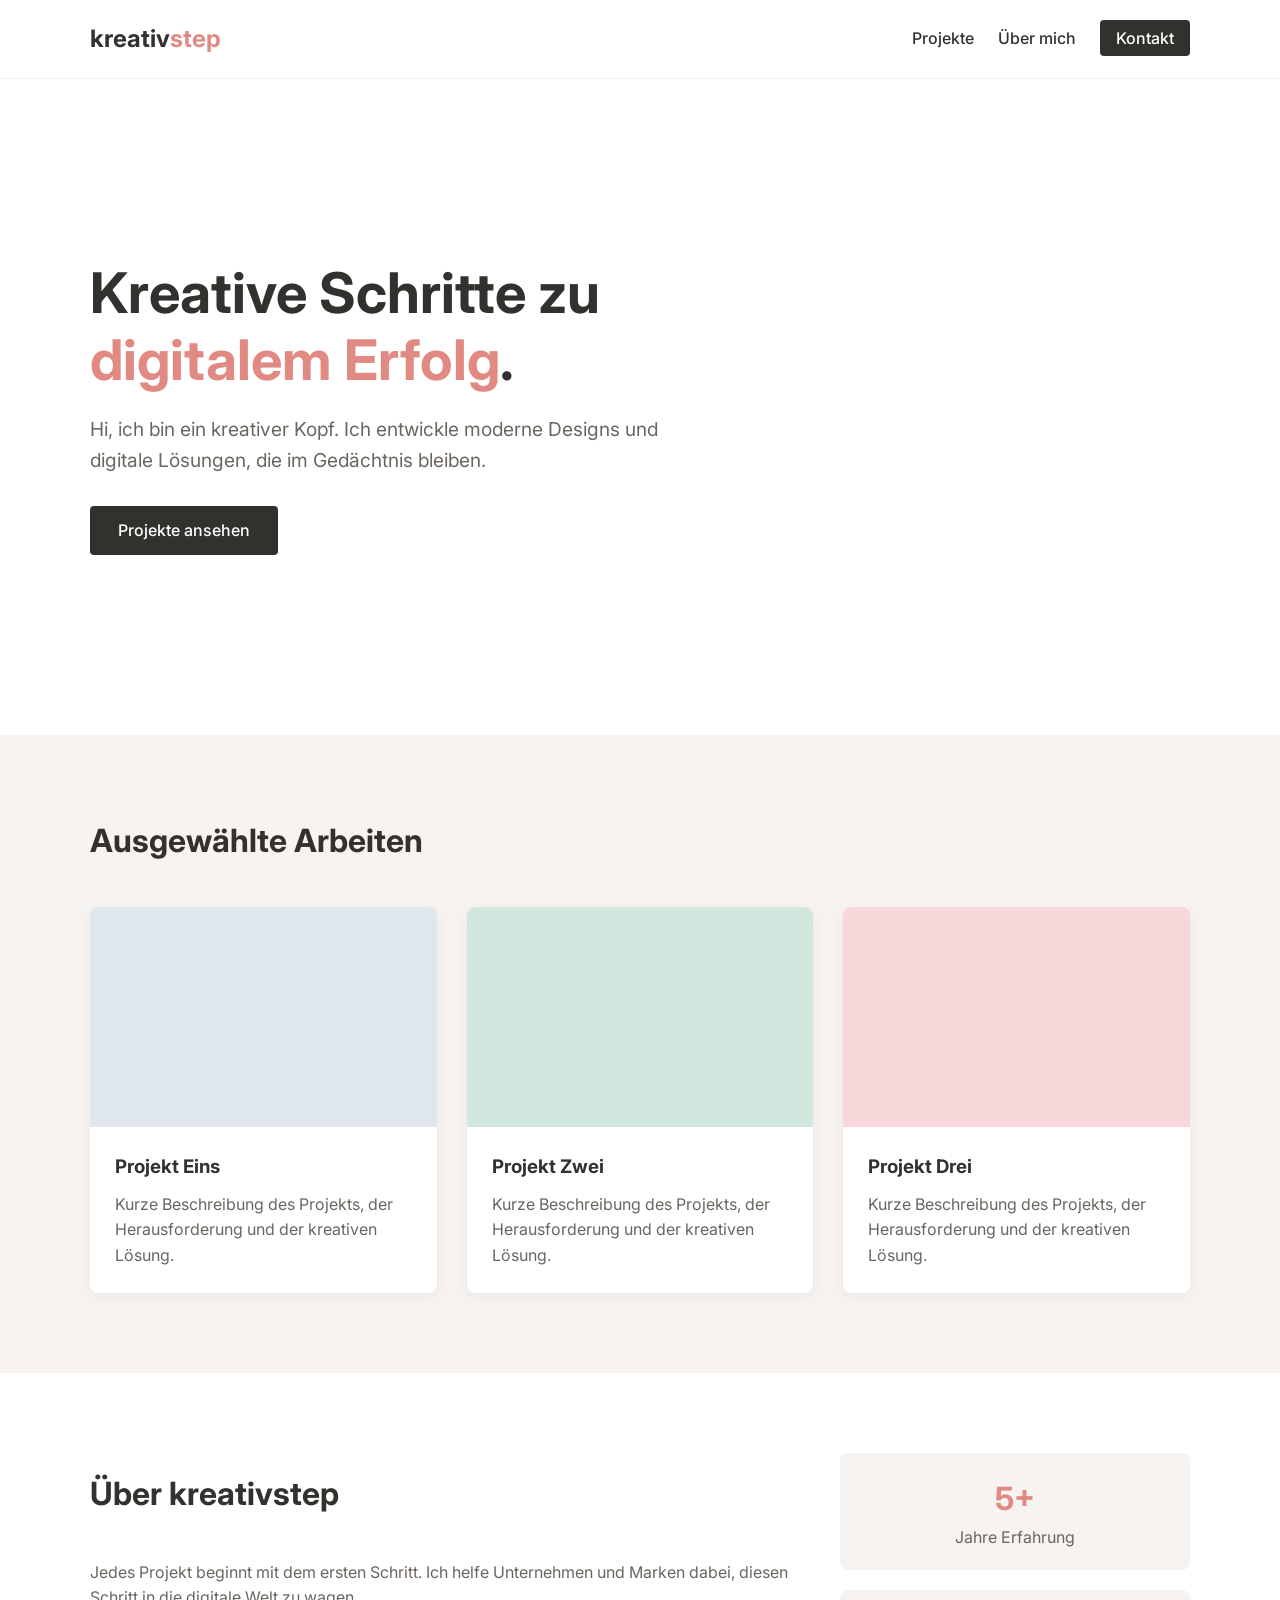
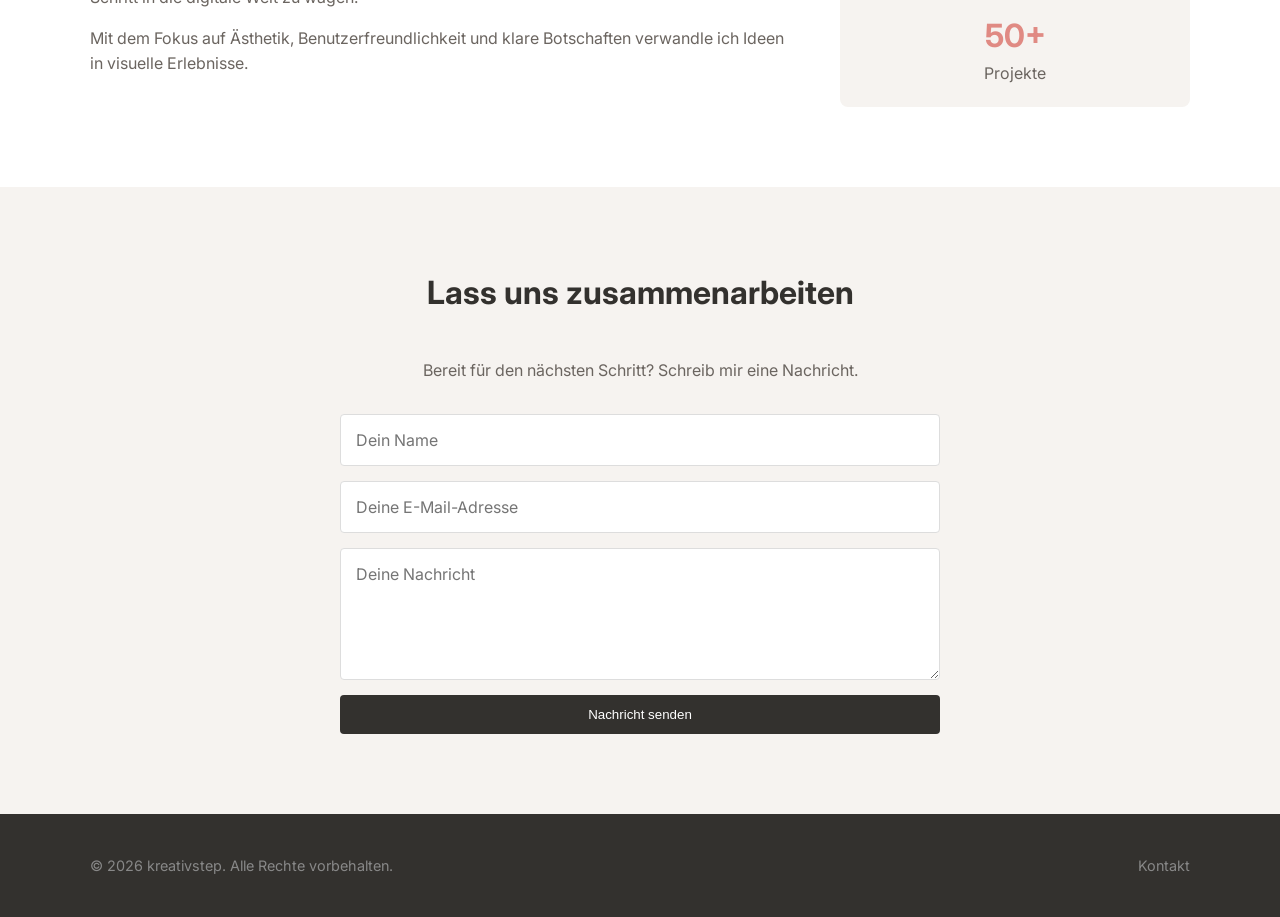
<file: index.html>
<!DOCTYPE html>
<html lang="de">
<head>
    <meta charset="UTF-8">
    <meta name="viewport" content="width=device-width, initial-scale=1.0">
    <title>kreativstep | Portfolio</title>
    <link rel="stylesheet" href="style.css">
    <!-- Google Fonts für moderne Typografie -->
    <link rel="preconnect" href="https://fonts.googleapis.com">
    <link rel="preconnect" href="https://fonts.gstatic.com" crossorigin>
    <link href="https://fonts.googleapis.com/css2?family=Inter:wght@400;500;700&display=swap" rel="stylesheet">
</head>
<body>

    <!-- Header & Navigation -->
    <header>
        <div class="container nav-container">
            <div class="logo">kreativ<span>step</span></div>
            <nav>
                <a href="#projekte">Projekte</a>
                <a href="#ueber-mich">Über mich</a>
                <a href="#kontakt" class="btn-nav">Kontakt</a>
            </nav>
        </div>
    </header>

    <!-- Hero / Startbereich -->
    <section class="hero">
        <div class="container">
            <h1>Kreative Schritte zu <br><span class="highlight">digitalem Erfolg</span>.</h1>
            <p>Hi, ich bin ein kreativer Kopf. Ich entwickle moderne Designs und digitale Lösungen, die im Gedächtnis bleiben.</p>
            <a href="#projekte" class="btn">Projekte ansehen</a>
        </div>
    </section>

    <!-- Projekt-Portfolio -->
    <section id="projekte" class="portfolio">
        <div class="container">
            <h2>Ausgewählte Arbeiten</h2>
            <div class="grid">
                <!-- Projekt 1 -->
                <div class="card">
                    <div class="card-image" style="background-color: #e0e6ed;"></div>
                    <div class="card-content">
                        <h3>Projekt Eins</h3>
                        <p>Kurze Beschreibung des Projekts, der Herausforderung und der kreativen Lösung.</p>
                    </div>
                </div>
                <!-- Projekt 2 -->
                <div class="card">
                    <div class="card-image" style="background-color: #d1e7dd;"></div>
                    <div class="card-content">
                        <h3>Projekt Zwei</h3>
                        <p>Kurze Beschreibung des Projekts, der Herausforderung und der kreativen Lösung.</p>
                    </div>
                </div>
                <!-- Projekt 3 -->
                <div class="card">
                    <div class="card-image" style="background-color: #f8d7da;"></div>
                    <div class="card-content">
                        <h3>Projekt Drei</h3>
                        <p>Kurze Beschreibung des Projekts, der Herausforderung und der kreativen Lösung.</p>
                    </div>
                </div>
            </div>
        </div>
    </section>

    <!-- Über mich -->
    <section id="ueber-mich" class="about">
        <div class="container about-grid">
            <div class="about-text">
                <h2>Über kreativstep</h2>
                <p>Jedes Projekt beginnt mit dem ersten Schritt. Ich helfe Unternehmen und Marken dabei, diesen Schritt in die digitale Welt zu wagen.</p>
                <p>Mit dem Fokus auf Ästhetik, Benutzerfreundlichkeit und klare Botschaften verwandle ich Ideen in visuelle Erlebnisse.</p>
            </div>
            <div class="about-stats">
                <div class="stat-box"><strong>5+</strong><p>Jahre Erfahrung</p></div>
                <div class="stat-box"><strong>50+</strong><p>Projekte</p></div>
            </div>
        </div>
    </section>

    <!-- Kontakt -->
    <section id="kontakt" class="contact">
        <div class="container">
            <h2>Lass uns zusammenarbeiten</h2>
            <p>Bereit für den nächsten Schritt? Schreib mir eine Nachricht.</p>
            <form action="#" method="POST" class="contact-form">
                <input type="text" name="name" placeholder="Dein Name" required>
                <input type="email" name="email" placeholder="Deine E-Mail-Adresse" required>
                <textarea name="nachricht" rows="5" placeholder="Deine Nachricht" required></textarea>
                <button type="submit" class="btn">Nachricht senden</button>
            </form>
        </div>
    </section>

    <!-- Footer -->
    <footer>
        <div class="container footer-container">
            <p>&copy; 2026 kreativstep. Alle Rechte vorbehalten.</p>
            <div class="footer-links">
                <a href="#kontakt">Kontakt</a>
            </div>
        </div>
    </footer>

</body>
</html>
</file>
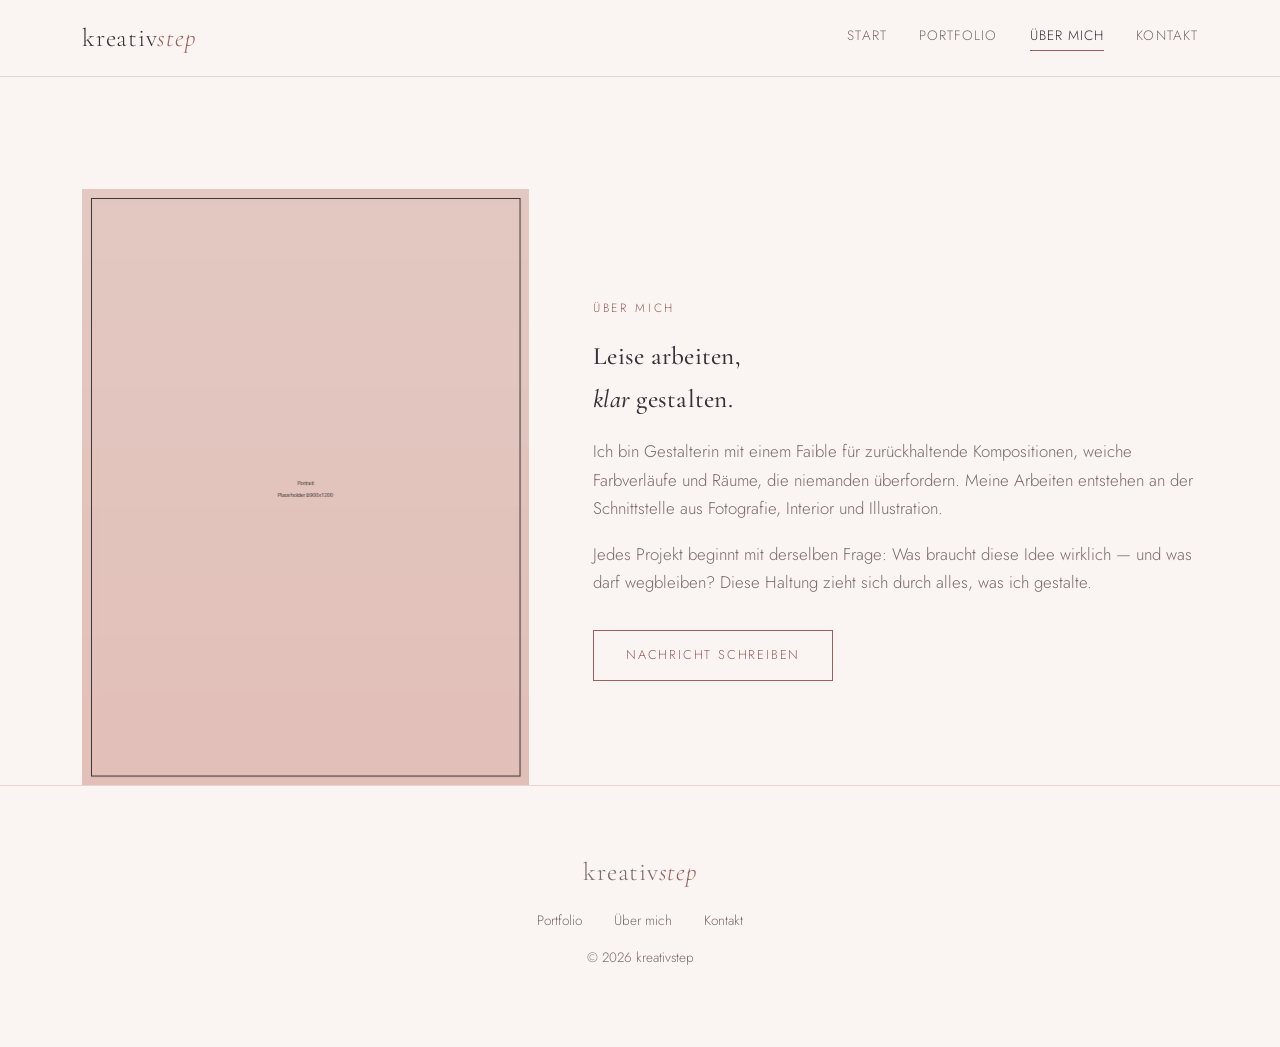
<file: about.html>
<!DOCTYPE html>
<html lang="de">
<head>
<meta charset="UTF-8">
<meta name="viewport" content="width=device-width, initial-scale=1.0">
<title>Über mich — kreativstep</title>
<meta name="description" content="Über kreativstep — Person, Haltung und Arbeitsweise.">
<link rel="preconnect" href="https://fonts.googleapis.com">
<link href="https://fonts.googleapis.com/css2?family=Cormorant+Garamond:ital,wght@0,400;0,500;1,500&family=Jost:wght@300;400;500&display=swap" rel="stylesheet">
<link rel="stylesheet" href="css/style.css">
</head>
<body>

<header class="site-header">
  <div class="wrap">
    <a href="index.html" class="logo">kreativ<em>step</em></a>
    <button class="nav-toggle" aria-expanded="false">Menü</button>
    <nav class="nav-links">
      <a href="index.html">Start</a>
      <a href="portfolio.html">Portfolio</a>
      <a href="about.html" aria-current="page">Über mich</a>
      <a href="contact.html">Kontakt</a>
    </nav>
  </div>
</header>

<main>
  <section class="wrap about" style="padding-top: var(--space-xl);">
    <div class="about-image">
      <img src="img/portrait.jpg" alt="Portrait der Gestalterin hinter kreativstep">
    </div>
    <div class="about-content">
      <span class="eyebrow">Über mich</span>
      <h1>Leise arbeiten,<br><em>klar</em> gestalten.</h1>
      <p>Ich bin Gestalterin mit einem Faible für zurückhaltende Kompositionen, weiche Farbverläufe und Räume, die niemanden überfordern. Meine Arbeiten entstehen an der Schnittstelle aus Fotografie, Interior und Illustration.</p>
      <p>Jedes Projekt beginnt mit derselben Frage: Was braucht diese Idee wirklich — und was darf wegbleiben? Diese Haltung zieht sich durch alles, was ich gestalte.</p>
      <a href="contact.html" class="btn btn--accent">Nachricht schreiben</a>
    </div>
  </section>
</main>

<footer class="site-footer">
  <div class="wrap">
    <div class="logo">kreativ<em>step</em></div>
    <div class="footer-links">
      <a href="portfolio.html">Portfolio</a>
      <a href="about.html">Über mich</a>
      <a href="contact.html">Kontakt</a>
    </div>
    <p>&copy; 2026 kreativstep</p>
  </div>
</footer>

<script src="js/main.js"></script>
</body>
</html>
</file>
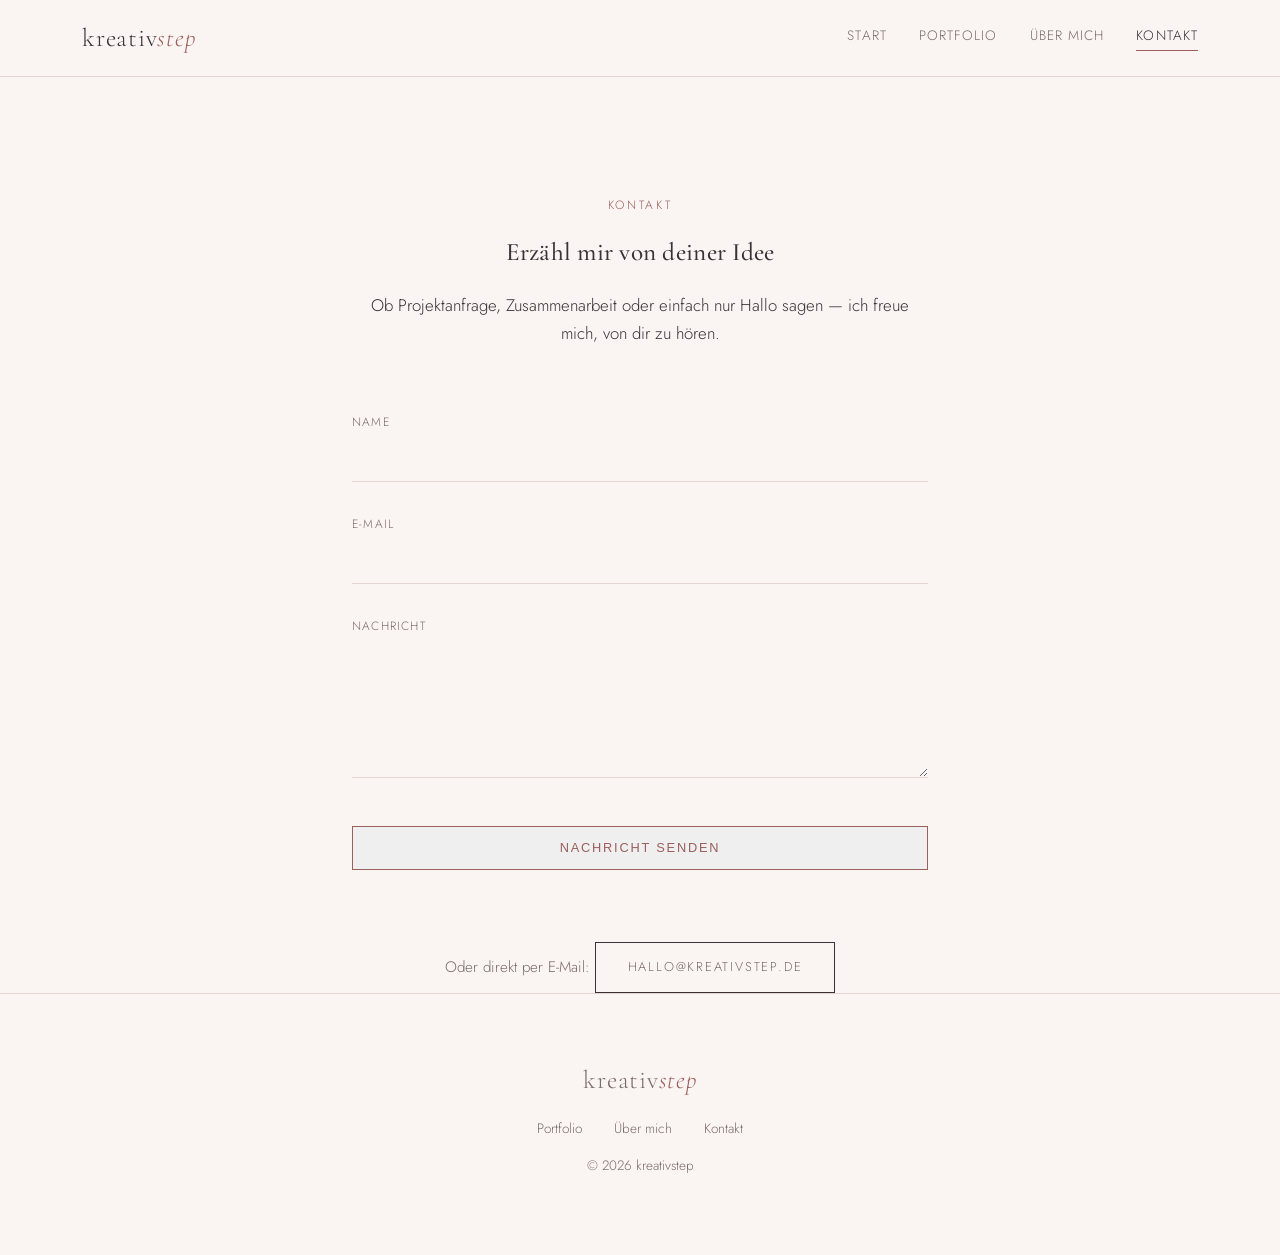
<file: contact.html>
<!DOCTYPE html>
<html lang="de">
<head>
<meta charset="UTF-8">
<meta name="viewport" content="width=device-width, initial-scale=1.0">
<title>Kontakt — kreativstep</title>
<meta name="description" content="Kontakt zu kreativstep aufnehmen.">
<link rel="preconnect" href="https://fonts.googleapis.com">
<link href="https://fonts.googleapis.com/css2?family=Cormorant+Garamond:ital,wght@0,400;0,500;1,500&family=Jost:wght@300;400;500&display=swap" rel="stylesheet">
<link rel="stylesheet" href="css/style.css">
</head>
<body>

<header class="site-header">
  <div class="wrap">
    <a href="index.html" class="logo">kreativ<em>step</em></a>
    <button class="nav-toggle" aria-expanded="false">Menü</button>
    <nav class="nav-links">
      <a href="index.html">Start</a>
      <a href="portfolio.html">Portfolio</a>
      <a href="about.html">Über mich</a>
      <a href="contact.html" aria-current="page">Kontakt</a>
    </nav>
  </div>
</header>

<main>
  <section class="wrap contact" style="padding-top: var(--space-xl);">
    <span class="eyebrow">Kontakt</span>
    <h1>Erzähl mir von deiner Idee</h1>
    <p>Ob Projektanfrage, Zusammenarbeit oder einfach nur Hallo sagen — ich freue mich, von dir zu hören.</p>

    <form class="contact-form" action="#" method="post">
      <div class="field">
        <label for="name">Name</label>
        <input type="text" id="name" name="name" required>
      </div>
      <div class="field">
        <label for="email">E-Mail</label>
        <input type="email" id="email" name="email" required>
      </div>
      <div class="field">
        <label for="message">Nachricht</label>
        <textarea id="message" name="message" rows="5" required></textarea>
      </div>
      <button type="submit" class="btn btn--accent">Nachricht senden</button>
    </form>

    <div class="contact-alt">
      Oder direkt per E-Mail: <a href="mailto:hallo@kreativstep.de" class="btn" style="margin-top: 0.5rem;">hallo@kreativstep.de</a>
    </div>
  </section>
</main>

<footer class="site-footer">
  <div class="wrap">
    <div class="logo">kreativ<em>step</em></div>
    <div class="footer-links">
      <a href="portfolio.html">Portfolio</a>
      <a href="about.html">Über mich</a>
      <a href="contact.html">Kontakt</a>
    </div>
    <p>&copy; 2026 kreativstep</p>
  </div>
</footer>

<script src="js/main.js"></script>
</body>
</html>
</file>
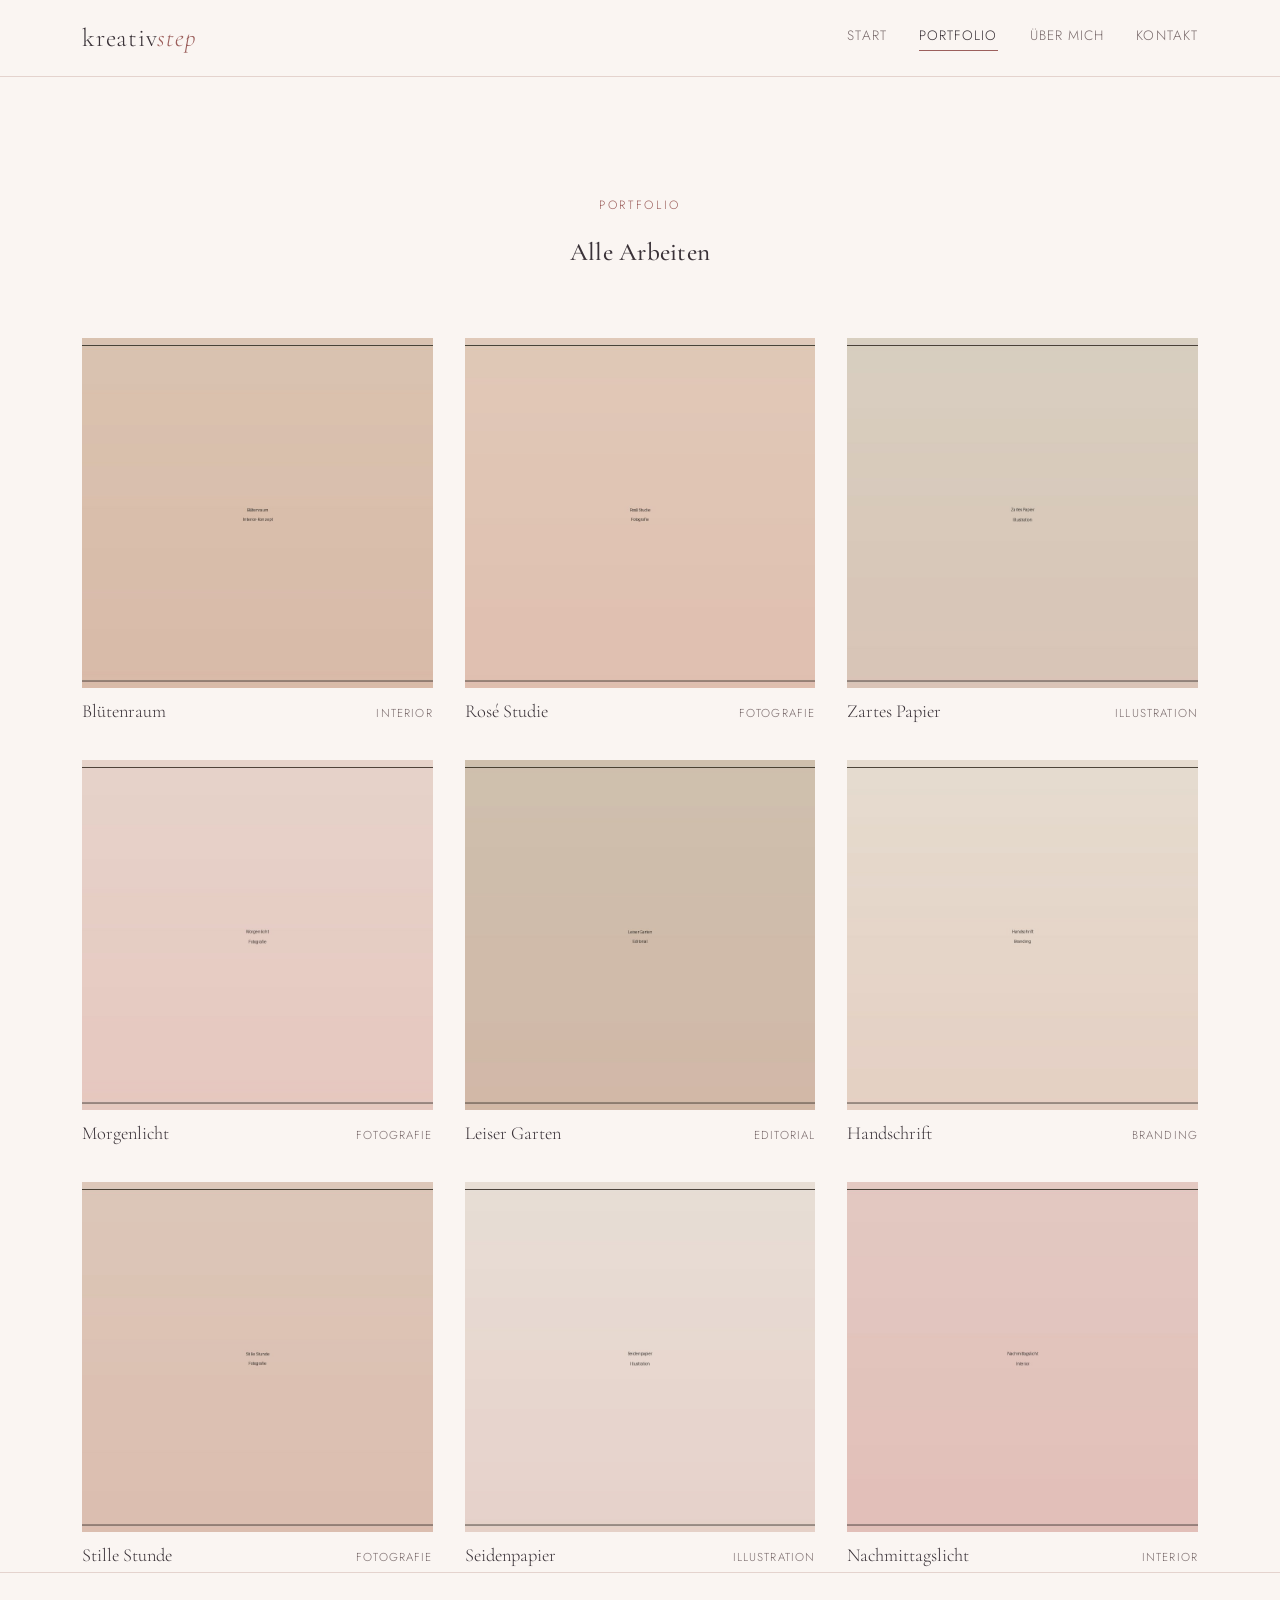
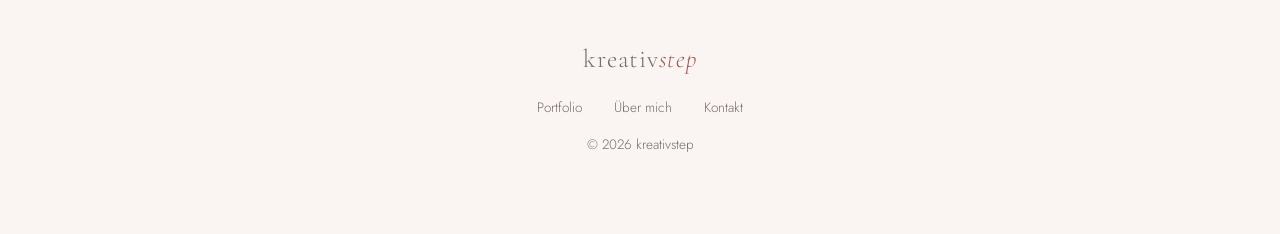
<file: portfolio.html>
<!DOCTYPE html>
<html lang="de">
<head>
<meta charset="UTF-8">
<meta name="viewport" content="width=device-width, initial-scale=1.0">
<title>Portfolio — kreativstep</title>
<meta name="description" content="Alle Arbeiten von kreativstep im Überblick.">
<link rel="preconnect" href="https://fonts.googleapis.com">
<link href="https://fonts.googleapis.com/css2?family=Cormorant+Garamond:ital,wght@0,400;0,500;1,500&family=Jost:wght@300;400;500&display=swap" rel="stylesheet">
<link rel="stylesheet" href="css/style.css">
</head>
<body>

<header class="site-header">
  <div class="wrap">
    <a href="index.html" class="logo">kreativ<em>step</em></a>
    <button class="nav-toggle" aria-expanded="false">Menü</button>
    <nav class="nav-links">
      <a href="index.html">Start</a>
      <a href="portfolio.html" aria-current="page">Portfolio</a>
      <a href="about.html">Über mich</a>
      <a href="contact.html">Kontakt</a>
    </nav>
  </div>
</header>

<main>
  <section class="wrap" style="padding-top: var(--space-xl);">
    <div class="section-head">
      <span class="eyebrow">Portfolio</span>
      <h1>Alle Arbeiten</h1>
    </div>

    <div class="grid">
      <a class="grid-item" href="project.html">
        <figure>
          <div class="thumb"><img src="img/work-01.jpg" alt="Projekt Blütenraum, Interior-Konzept"></div>
          <figcaption><span class="work-title">Blütenraum</span><span class="work-cat">Interior</span></figcaption>
        </figure>
      </a>
      <a class="grid-item" href="project.html">
        <figure>
          <div class="thumb"><img src="img/work-02.jpg" alt="Projekt Rosé Studie, Fotografie"></div>
          <figcaption><span class="work-title">Rosé Studie</span><span class="work-cat">Fotografie</span></figcaption>
        </figure>
      </a>
      <a class="grid-item" href="project.html">
        <figure>
          <div class="thumb"><img src="img/work-03.jpg" alt="Projekt Zartes Papier, Illustration"></div>
          <figcaption><span class="work-title">Zartes Papier</span><span class="work-cat">Illustration</span></figcaption>
        </figure>
      </a>
      <a class="grid-item" href="project.html">
        <figure>
          <div class="thumb"><img src="img/work-04.jpg" alt="Projekt Morgenlicht, Fotografie"></div>
          <figcaption><span class="work-title">Morgenlicht</span><span class="work-cat">Fotografie</span></figcaption>
        </figure>
      </a>
      <a class="grid-item" href="project.html">
        <figure>
          <div class="thumb"><img src="img/work-05.jpg" alt="Projekt Leiser Garten, Editorial"></div>
          <figcaption><span class="work-title">Leiser Garten</span><span class="work-cat">Editorial</span></figcaption>
        </figure>
      </a>
      <a class="grid-item" href="project.html">
        <figure>
          <div class="thumb"><img src="img/work-06.jpg" alt="Projekt Handschrift, Branding"></div>
          <figcaption><span class="work-title">Handschrift</span><span class="work-cat">Branding</span></figcaption>
        </figure>
      </a>
      <a class="grid-item" href="project.html">
        <figure>
          <div class="thumb"><img src="img/work-07.jpg" alt="Projekt Stille Stunde, Fotografie"></div>
          <figcaption><span class="work-title">Stille Stunde</span><span class="work-cat">Fotografie</span></figcaption>
        </figure>
      </a>
      <a class="grid-item" href="project.html">
        <figure>
          <div class="thumb"><img src="img/work-08.jpg" alt="Projekt Seidenpapier, Illustration"></div>
          <figcaption><span class="work-title">Seidenpapier</span><span class="work-cat">Illustration</span></figcaption>
        </figure>
      </a>
      <a class="grid-item" href="project.html">
        <figure>
          <div class="thumb"><img src="img/work-09.jpg" alt="Projekt Nachmittagslicht, Interior"></div>
          <figcaption><span class="work-title">Nachmittagslicht</span><span class="work-cat">Interior</span></figcaption>
        </figure>
      </a>
    </div>
  </section>
</main>

<footer class="site-footer">
  <div class="wrap">
    <div class="logo">kreativ<em>step</em></div>
    <div class="footer-links">
      <a href="portfolio.html">Portfolio</a>
      <a href="about.html">Über mich</a>
      <a href="contact.html">Kontakt</a>
    </div>
    <p>&copy; 2026 kreativstep</p>
  </div>
</footer>

<script src="js/main.js"></script>
</body>
</html>
</file>
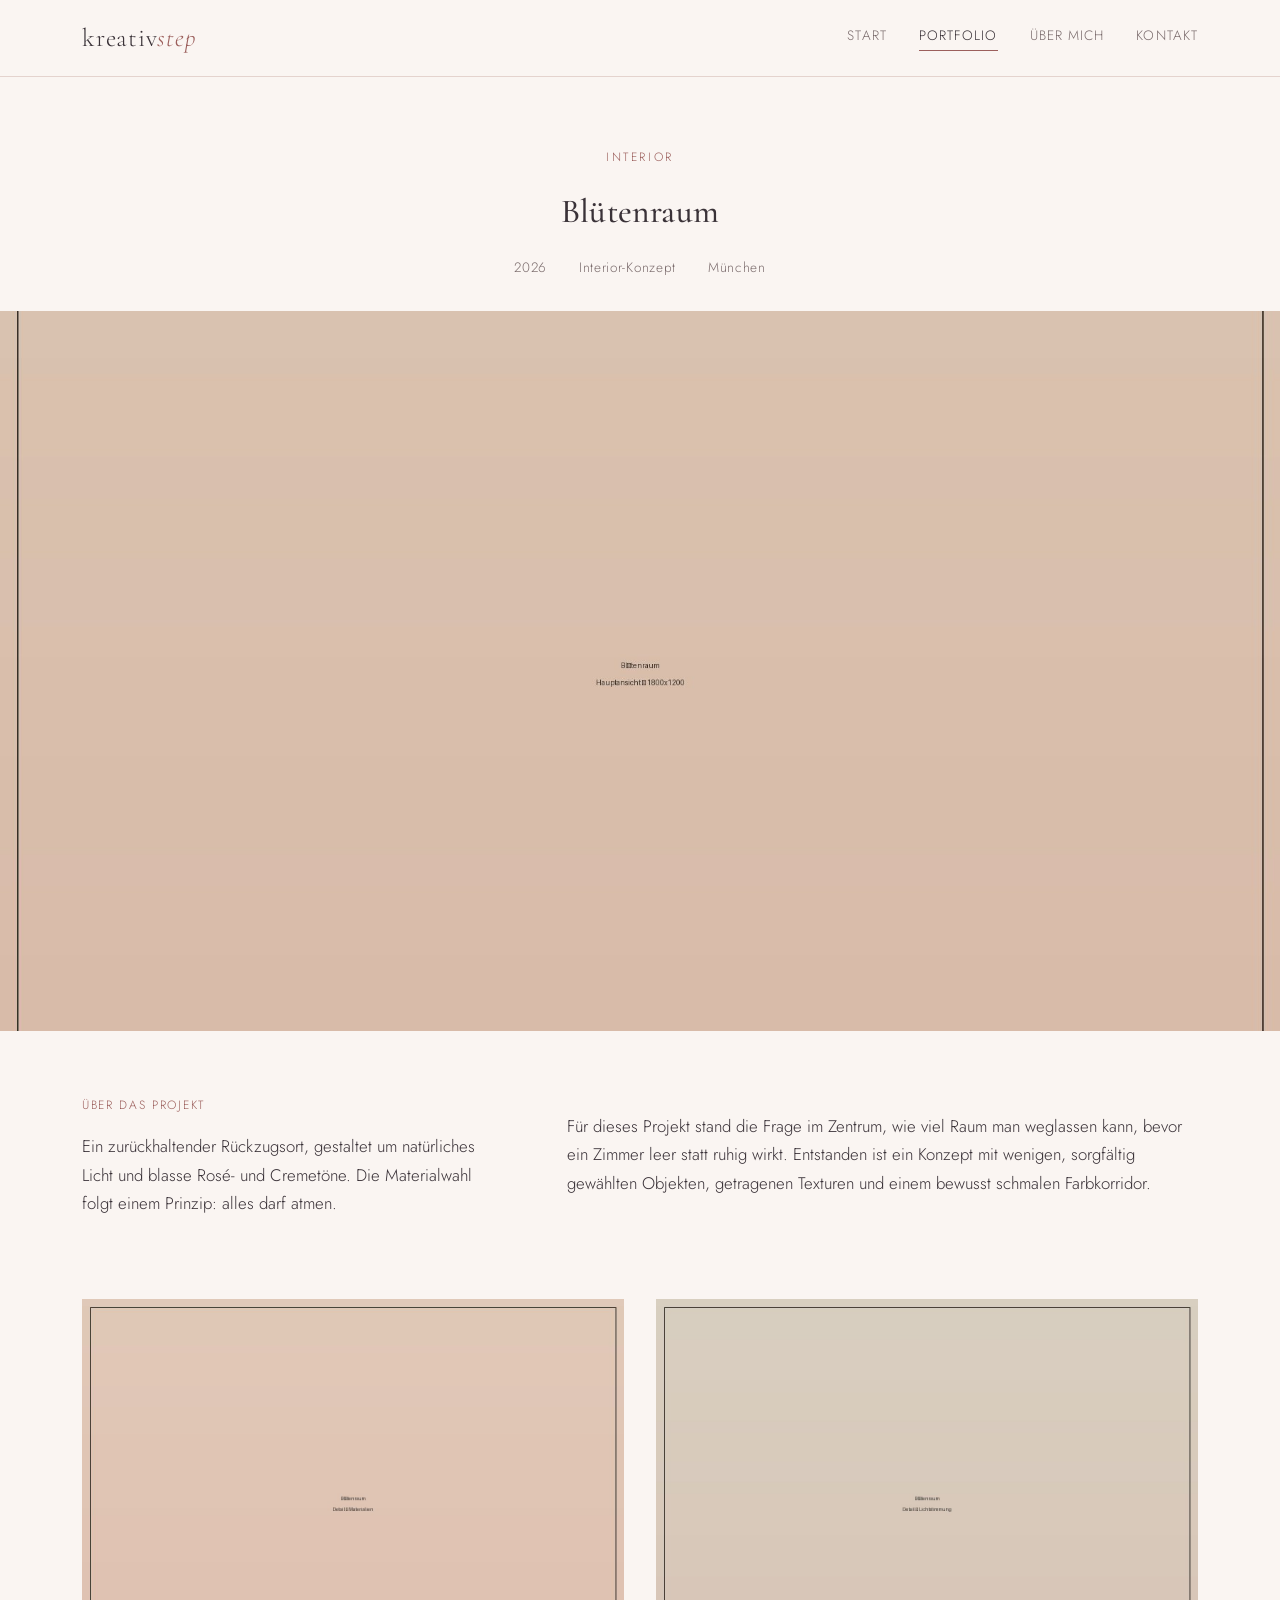
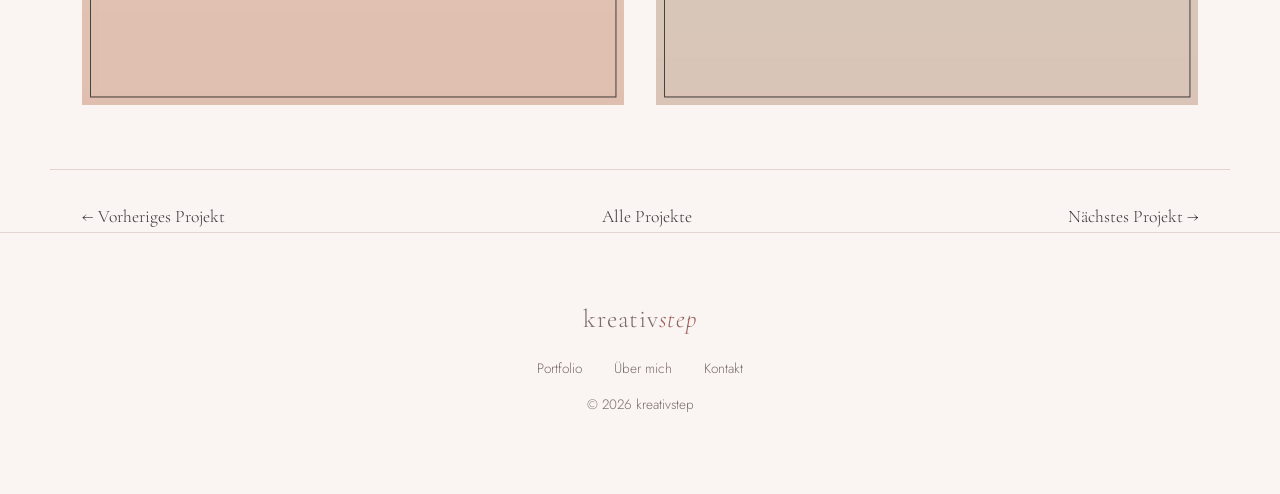
<file: project.html>
<!DOCTYPE html>
<html lang="de">
<head>
<meta charset="UTF-8">
<meta name="viewport" content="width=device-width, initial-scale=1.0">
<title>Blütenraum — kreativstep</title>
<meta name="description" content="Projekt Blütenraum von kreativstep.">
<link rel="preconnect" href="https://fonts.googleapis.com">
<link href="https://fonts.googleapis.com/css2?family=Cormorant+Garamond:ital,wght@0,400;0,500;1,500&family=Jost:wght@300;400;500&display=swap" rel="stylesheet">
<link rel="stylesheet" href="css/style.css">
</head>
<body>

<header class="site-header">
  <div class="wrap">
    <a href="index.html" class="logo">kreativ<em>step</em></a>
    <button class="nav-toggle" aria-expanded="false">Menü</button>
    <nav class="nav-links">
      <a href="index.html">Start</a>
      <a href="portfolio.html" aria-current="page">Portfolio</a>
      <a href="about.html">Über mich</a>
      <a href="contact.html">Kontakt</a>
    </nav>
  </div>
</header>

<main>
  <div class="wrap project-header">
    <span class="eyebrow">Interior</span>
    <h1>Blütenraum</h1>
    <div class="meta">
      <span>2026</span>
      <span>Interior-Konzept</span>
      <span>München</span>
    </div>
  </div>

  <div class="project-hero-image">
    <img src="img/work-01-large.jpg" alt="Blütenraum — Hauptansicht des Interior-Konzepts">
  </div>

  <div class="wrap project-body">
    <div>
      <div class="label">Über das Projekt</div>
      <p>Ein zurückhaltender Rückzugsort, gestaltet um natürliches Licht und blasse Rosé- und Cremetöne. Die Materialwahl folgt einem Prinzip: alles darf atmen.</p>
    </div>
    <div>
      <p>Für dieses Projekt stand die Frage im Zentrum, wie viel Raum man weglassen kann, bevor ein Zimmer leer statt ruhig wirkt. Entstanden ist ein Konzept mit wenigen, sorgfältig gewählten Objekten, getragenen Texturen und einem bewusst schmalen Farbkorridor.</p>
    </div>
  </div>

  <div class="wrap project-gallery">
    <img src="img/work-01-detail-1.jpg" alt="Blütenraum — Detailansicht Materialien">
    <img src="img/work-01-detail-2.jpg" alt="Blütenraum — Detailansicht Lichtstimmung">
  </div>

  <div class="wrap project-nav">
    <a href="project.html">← Vorheriges Projekt</a>
    <a href="portfolio.html">Alle Projekte</a>
    <a href="project.html">Nächstes Projekt →</a>
  </div>
</main>

<footer class="site-footer">
  <div class="wrap">
    <div class="logo">kreativ<em>step</em></div>
    <div class="footer-links">
      <a href="portfolio.html">Portfolio</a>
      <a href="about.html">Über mich</a>
      <a href="contact.html">Kontakt</a>
    </div>
    <p>&copy; 2026 kreativstep</p>
  </div>
</footer>

<script src="js/main.js"></script>
</body>
</html>
</file>
<file: style.css>
/* Globale Stile & Resets */
* {
    margin: 0;
    padding: 0;
    box-sizing: border-box;
}

:root {
    --primary: #33312e;
    --accent: #e08a83;
    --text: #6b6560;
    --bg-light: #f6f3f0;
    --white: #ffffff;
}

html {
    scroll-behavior: smooth;
}

body {
    font-family: 'Inter', sans-serif;
    color: var(--text);
    line-height: 1.6;
    background-color: var(--white);
}

.container {
    width: 90%;
    max-width: 1100px;
    margin: 0 auto;
    padding: 80px 0;
}

h1, h2, h3 {
    color: var(--primary);
    font-weight: 700;
}

/* Header & Navigation */
header {
    position: fixed;
    top: 0;
    width: 100%;
    background: rgba(255, 255, 255, 0.95);
    backdrop-filter: blur(10px);
    z-index: 1000;
    border-bottom: 1px solid #eeeeee;
}

.nav-container {
    padding: 20px 0;
    display: flex;
    justify-content: space-between;
    align-items: center;
}

.logo {
    font-size: 1.5rem;
    font-weight: 700;
    color: var(--primary);
}

.logo span {
    color: var(--accent);
}

nav a {
    text-decoration: none;
    color: var(--primary);
    margin-left: 20px;
    font-weight: 500;
    transition: color 0.3s;
}

nav a:hover {
    color: var(--accent);
}

.btn-nav {
    background: var(--primary);
    color: var(--white) !important;
    padding: 8px 16px;
    border-radius: 4px;
}

.btn-nav:hover {
    background: var(--accent);
}

/* Hero Bereich */
.hero {
    padding-top: 180px;
    padding-bottom: 100px;
}

.hero h1 {
    font-size: 3.5rem;
    line-height: 1.2;
    margin-bottom: 20px;
}

.highlight {
    color: var(--accent);
}

.hero p {
    font-size: 1.2rem;
    max-width: 600px;
    margin-bottom: 30px;
}

.btn {
    display: inline-block;
    background: var(--primary);
    color: var(--white);
    padding: 12px 28px;
    text-decoration: none;
    font-weight: 500;
    border-radius: 4px;
    border: none;
    cursor: pointer;
    transition: background 0.3s;
}

.btn:hover {
    background: var(--accent);
}

/* Portfolio Grid */
.portfolio {
    background: var(--bg-light);
}

.portfolio h2, .about h2, .contact h2 {
    font-size: 2rem;
    margin-bottom: 40px;
}

.grid {
    display: grid;
    grid-template-columns: repeat(auto-fit, minmax(300px, 1fr));
    gap: 30px;
}

.card {
    background: var(--white);
    border-radius: 8px;
    overflow: hidden;
    box-shadow: 0 4px 15px rgba(0,0,0,0.05);
}

.card-image {
    height: 220px;
    width: 100%;
}

.card-content {
    padding: 25px;
}

.card-content h3 {
    margin-bottom: 10px;
}

/* Über mich */
.about-grid {
    display: grid;
    grid-template-columns: 2fr 1fr;
    gap: 50px;
    align-items: center;
}

.about-text p {
    margin-bottom: 15px;
}

.about-stats {
    display: grid;
    gap: 20px;
}

.stat-box {
    background: var(--bg-light);
    padding: 20px;
    text-align: center;
    border-radius: 8px;
}

.stat-box strong {
    font-size: 2rem;
    color: var(--accent);
}

/* Kontakt */
.contact {
    background: var(--bg-light);
    text-align: center;
}

.contact p {
    margin-bottom: 30px;
}

.contact-form {
    max-width: 600px;
    margin: 0 auto;
    display: flex;
    flex-direction: column;
    gap: 15px;
}

.contact-form input, .contact-form textarea {
    width: 100%;
    padding: 15px;
    border: 1px solid #dddddd;
    border-radius: 4px;
    font-family: inherit;
    font-size: 1rem;
}

/* Footer */
footer {
    background: var(--primary);
    color: #888888;
    font-size: 0.9rem;
}

.footer-container {
    padding: 40px 0;
    display: flex;
    justify-content: space-between;
}

footer a {
    color: #888888;
    text-decoration: none;
}

footer a:hover {
    color: var(--white);
}

/* Responsive Anpassungen */
@media (max-width: 768px) {
    .nav-container { flex-direction: column; gap: 15px; }
    .hero h1 { font-size: 2.5rem; }
    .about-grid { grid-template-columns: 1fr; }
    .footer-container { flex-direction: column; gap: 15px; text-align: center; }
}
</file>
<file: css/style.css>
/* ==========================================================================
   kreativstep — Design Tokens
   Feminin, romantisch, elegant & reduziert. Viel Weißraum, feine Serifen,
   Rosa/Blush-Töne. Bilder großformatig im Vordergrund.
   ========================================================================== */

:root {
  /* Farben */
  --color-bg:        #FAF5F2;   /* warmes Off-White */
  --color-bg-alt:     #F1E4DF;   /* zarter Blush für Flächen */
  --color-text:       #3A3238;   /* warmes Anthrazit-Plum statt Schwarz */
  --color-text-soft:  #7A6B6C;   /* gedämpfter Fließtext-Ton */
  --color-accent:     #C48B87;   /* Dusty Rose — Akzent */
  --color-accent-deep:#9C5F5C;   /* dunkleres Rosé für Hover/Fokus */
  --color-line:       #E4D3CE;   /* feine Trennlinien */
  --color-surface:    #FFFFFF;

  /* Typografie */
  --font-display: 'Cormorant Garamond', Georgia, serif;
  --font-body:    'Jost', 'Helvetica Neue', Arial, sans-serif;

  --size-hero:   clamp(2.75rem, 6vw, 5.5rem);
  --size-h1:     clamp(2.25rem, 4.5vw, 3.5rem);
  --size-h2:     clamp(1.5rem, 2.6vw, 2.1rem);
  --size-eyebrow: 0.75rem;
  --size-body:   1.05rem;

  /* Abstände */
  --space-xs: 0.5rem;
  --space-sm: 1rem;
  --space-md: 2rem;
  --space-lg: 4rem;
  --space-xl: 7rem;

  --max-width: 1180px;
}

/* ---------- Reset ---------- */
*, *::before, *::after { box-sizing: border-box; }
html { scroll-behavior: smooth; }
body {
  margin: 0;
  background: var(--color-bg);
  color: var(--color-text);
  font-family: var(--font-body);
  font-size: var(--size-body);
  line-height: 1.7;
  font-weight: 300;
  -webkit-font-smoothing: antialiased;
}
img { max-width: 100%; display: block; }
a { color: inherit; text-decoration: none; }
ul { list-style: none; margin: 0; padding: 0; }

h1, h2, h3, .display {
  font-family: var(--font-display);
  font-weight: 500;
  color: var(--color-text);
  margin: 0 0 var(--space-sm);
  letter-spacing: 0.01em;
}

.eyebrow {
  display: inline-block;
  font-family: var(--font-body);
  font-size: var(--size-eyebrow);
  letter-spacing: 0.22em;
  text-transform: uppercase;
  color: var(--color-accent-deep);
  margin-bottom: var(--space-sm);
}

/* ---------- Signatur-Element: handgezeichnete Blüten-Trennlinie ----------
   Statt nummerierter Marker (01/02/03) trägt dieses Motiv wiederkehrend
   die "Handschrift" der Marke: eine einzelne, leicht unregelmäßige
   Fließlinie mit einer kleinen Blütenknospe. Wird bewusst sparsam
   eingesetzt — als Übergang zwischen Sektionen, nicht als Dekoration. */
.flourish {
  width: 120px;
  height: 28px;
  margin: var(--space-md) auto;
  display: block;
  color: var(--color-accent);
}
.flourish--left { margin-left: 0; }

/* ---------- Layout ---------- */
.wrap {
  max-width: var(--max-width);
  margin: 0 auto;
  padding: 0 var(--space-md);
}

/* ---------- Header / Navigation ---------- */
.site-header {
  position: sticky;
  top: 0;
  z-index: 10;
  background: rgba(250, 245, 242, 0.88);
  backdrop-filter: blur(6px);
  border-bottom: 1px solid var(--color-line);
}
.site-header .wrap {
  display: flex;
  align-items: center;
  justify-content: space-between;
  padding-top: var(--space-sm);
  padding-bottom: var(--space-sm);
}
.logo {
  font-family: var(--font-display);
  font-size: 1.6rem;
  letter-spacing: 0.03em;
}
.logo em { font-style: italic; color: var(--color-accent-deep); }

.nav-links { display: flex; gap: var(--space-md); }
.nav-links a {
  font-size: 0.85rem;
  letter-spacing: 0.08em;
  text-transform: uppercase;
  color: var(--color-text-soft);
  position: relative;
  padding-bottom: 4px;
  transition: color 0.25s ease;
}
.nav-links a::after {
  content: "";
  position: absolute;
  left: 0; right: 100%;
  bottom: 0;
  height: 1px;
  background: var(--color-accent-deep);
  transition: right 0.3s ease;
}
.nav-links a:hover,
.nav-links a[aria-current="page"] {
  color: var(--color-text);
}
.nav-links a:hover::after,
.nav-links a[aria-current="page"]::after { right: 0; }

.nav-toggle { display: none; }

/* ---------- Hero ---------- */
.hero {
  display: grid;
  grid-template-columns: 1.1fr 0.9fr;
  align-items: center;
  gap: var(--space-lg);
  padding: var(--space-xl) 0 var(--space-lg);
}
.hero h1 { font-size: var(--size-hero); line-height: 1.05; }
.hero h1 em { font-style: italic; color: var(--color-accent-deep); }
.hero p {
  max-width: 34ch;
  color: var(--color-text-soft);
  font-size: 1.1rem;
}
.hero-image {
  aspect-ratio: 4 / 5;
  overflow: hidden;
  border-radius: 2px;
}
.hero-image img { width: 100%; height: 100%; object-fit: cover; }

.btn {
  display: inline-block;
  margin-top: var(--space-sm);
  padding: 0.85rem 2rem;
  border: 1px solid var(--color-text);
  font-size: 0.8rem;
  letter-spacing: 0.14em;
  text-transform: uppercase;
  transition: background 0.3s ease, color 0.3s ease, border-color 0.3s ease;
}
.btn:hover {
  background: var(--color-text);
  color: var(--color-bg);
}
.btn--accent {
  border-color: var(--color-accent-deep);
  color: var(--color-accent-deep);
}
.btn--accent:hover {
  background: var(--color-accent-deep);
  border-color: var(--color-accent-deep);
  color: #fff;
}

/* ---------- Sektionen allgemein ---------- */
section { padding: var(--space-lg) 0; }
.section-head {
  text-align: center;
  max-width: 46ch;
  margin: 0 auto var(--space-lg);
}

/* ---------- Portfolio-Grid: gleichmäßiges Raster ---------- */
.grid {
  display: grid;
  grid-template-columns: repeat(3, 1fr);
  gap: var(--space-md);
}
.grid-item { text-decoration: none; }
.grid-item figure { margin: 0; }
.grid-item .thumb {
  aspect-ratio: 1 / 1;
  overflow: hidden;
  background: var(--color-bg-alt);
}
.grid-item .thumb img {
  width: 100%; height: 100%; object-fit: cover;
  transition: transform 0.6s ease;
}
.grid-item:hover .thumb img { transform: scale(1.045); }
.grid-item figcaption {
  padding-top: var(--space-xs);
  display: flex;
  justify-content: space-between;
  align-items: baseline;
}
.grid-item .work-title {
  font-family: var(--font-display);
  font-size: 1.15rem;
}
.grid-item .work-cat {
  font-size: 0.72rem;
  letter-spacing: 0.1em;
  text-transform: uppercase;
  color: var(--color-text-soft);
}

/* ---------- Einzelprojekt ---------- */
.project-header {
  text-align: center;
  padding-top: var(--space-lg);
  padding-bottom: var(--space-md);
}
.project-header .meta {
  display: flex;
  justify-content: center;
  gap: var(--space-md);
  color: var(--color-text-soft);
  font-size: 0.85rem;
  letter-spacing: 0.05em;
}
.project-hero-image {
  width: 100%;
  aspect-ratio: 16 / 9;
  overflow: hidden;
  margin-bottom: var(--space-lg);
}
.project-hero-image img { width: 100%; height: 100%; object-fit: cover; }

.project-body {
  display: grid;
  grid-template-columns: 0.8fr 1.2fr;
  gap: var(--space-lg);
  margin-bottom: var(--space-lg);
}
.project-body .label {
  font-size: 0.75rem;
  letter-spacing: 0.14em;
  text-transform: uppercase;
  color: var(--color-accent-deep);
  margin-bottom: var(--space-xs);
}
.project-gallery {
  display: grid;
  grid-template-columns: 1fr 1fr;
  gap: var(--space-md);
  margin-bottom: var(--space-lg);
}
.project-gallery img { width: 100%; }
.project-nav {
  display: flex;
  justify-content: space-between;
  border-top: 1px solid var(--color-line);
  padding-top: var(--space-md);
  font-family: var(--font-display);
  font-size: 1.1rem;
}

/* ---------- Über mich ---------- */
.about {
  display: grid;
  grid-template-columns: 0.85fr 1.15fr;
  gap: var(--space-lg);
  align-items: center;
}
.about-image {
  aspect-ratio: 3 / 4;
  overflow: hidden;
}
.about-image img { width: 100%; height: 100%; object-fit: cover; }
.about-content p { color: var(--color-text-soft); }

/* ---------- Kontakt ---------- */
.contact { max-width: 640px; margin: 0 auto; text-align: center; }
.contact-form {
  text-align: left;
  margin-top: var(--space-lg);
  display: grid;
  gap: var(--space-md);
}
.field { display: flex; flex-direction: column; gap: 0.4rem; }
.field label {
  font-size: 0.75rem;
  letter-spacing: 0.1em;
  text-transform: uppercase;
  color: var(--color-text-soft);
}
.field input, .field textarea {
  border: none;
  border-bottom: 1px solid var(--color-line);
  background: transparent;
  font-family: var(--font-body);
  font-size: 1rem;
  color: var(--color-text);
  padding: 0.6rem 0.2rem;
  transition: border-color 0.25s ease;
}
.field input:focus, .field textarea:focus {
  outline: none;
  border-color: var(--color-accent-deep);
}
.contact-alt {
  margin-top: var(--space-lg);
  color: var(--color-text-soft);
  font-size: 0.95rem;
}

/* ---------- Footer ---------- */
.site-footer {
  border-top: 1px solid var(--color-line);
  padding: var(--space-lg) 0;
  text-align: center;
  color: var(--color-text-soft);
  font-size: 0.85rem;
}
.site-footer .footer-links {
  display: flex;
  justify-content: center;
  gap: var(--space-md);
  margin-top: var(--space-sm);
}

/* ---------- Fokus-Sichtbarkeit (Barrierefreiheit) ---------- */
a:focus-visible, button:focus-visible, input:focus-visible, textarea:focus-visible {
  outline: 2px solid var(--color-accent-deep);
  outline-offset: 3px;
}

/* ---------- Reduzierte Bewegung ---------- */
@media (prefers-reduced-motion: reduce) {
  html { scroll-behavior: auto; }
  * { transition: none !important; }
}

/* ---------- Responsive ---------- */
@media (max-width: 860px) {
  .hero, .about, .project-body { grid-template-columns: 1fr; }
  .hero-image { order: -1; }
  .grid { grid-template-columns: repeat(2, 1fr); }
  .project-gallery { grid-template-columns: 1fr; }
  .nav-links {
    position: absolute;
    top: 100%; left: 0; right: 0;
    background: var(--color-bg);
    flex-direction: column;
    padding: var(--space-md);
    border-bottom: 1px solid var(--color-line);
    display: none;
  }
  .nav-links.open { display: flex; }
  .nav-toggle {
    display: inline-block;
    background: none;
    border: none;
    font-size: 0.8rem;
    letter-spacing: 0.1em;
    text-transform: uppercase;
    cursor: pointer;
    color: var(--color-text);
  }
}

@media (max-width: 560px) {
  .grid { grid-template-columns: 1fr; }
}
</file>
